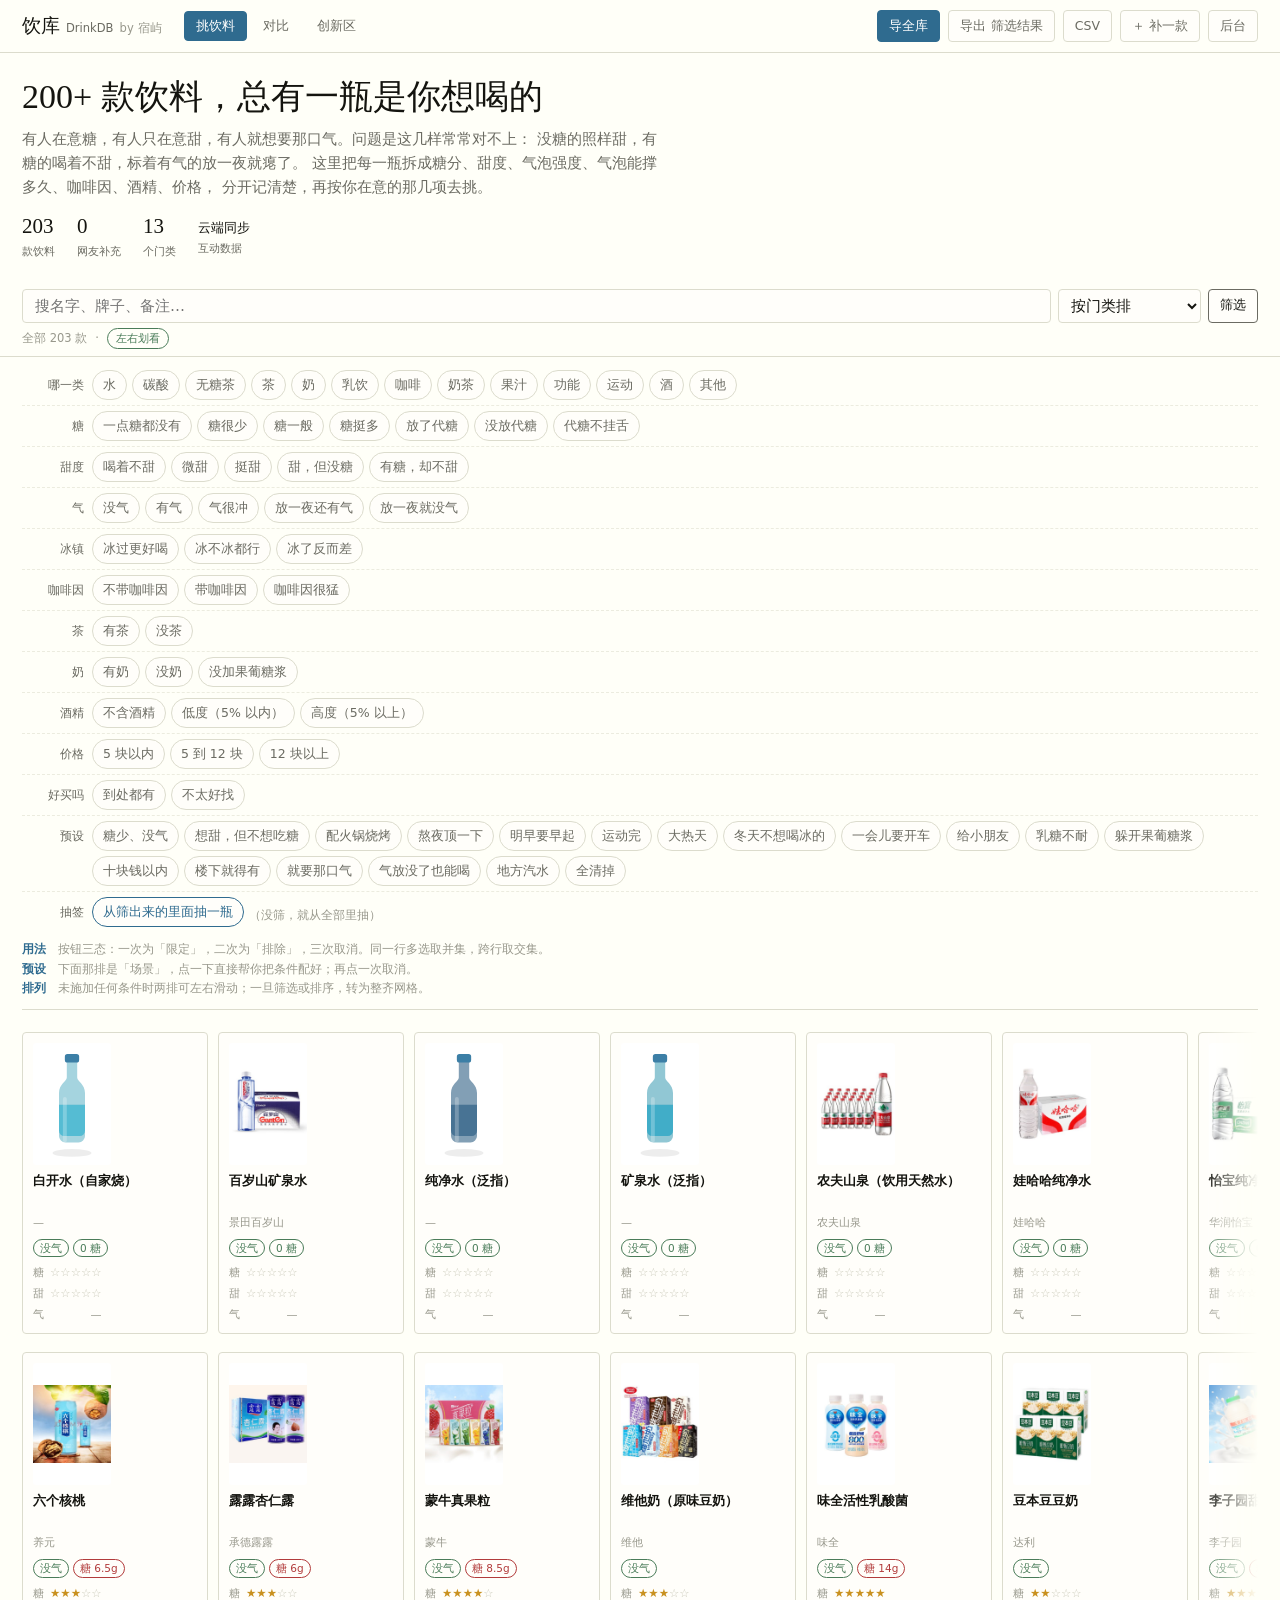
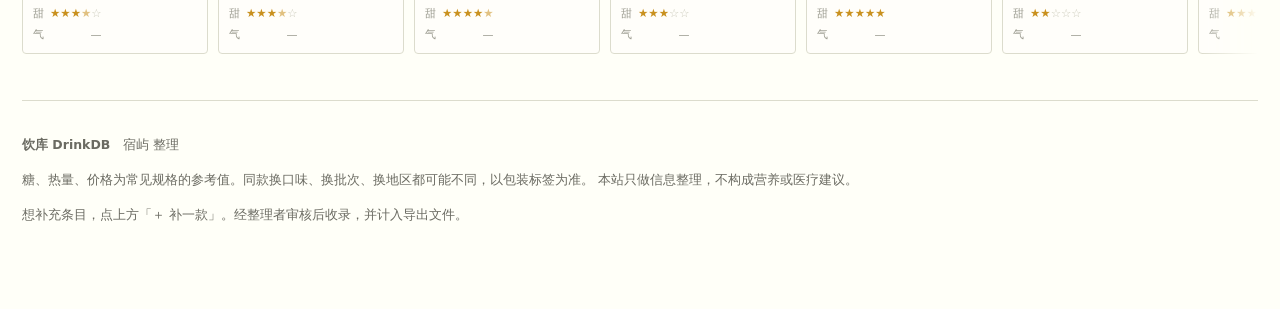
<file: index.html>
<!DOCTYPE html>
<html lang="zh-CN">
<head>
<meta charset="utf-8">
<meta name="viewport" content="width=device-width, initial-scale=1, viewport-fit=cover">
<meta name="theme-color" content="#fffff8">
<title>饮库 DrinkDB · 200+ 款饮料，总有一瓶是你想喝的</title>
<meta name="description" content="200 多款饮料，逐瓶记下含糖量、甜度、气泡强度、气泡能撑多久、咖啡因、酒精和价格。可以按场景预设挑、可以横向对比、也能整库导成 Excel。">
<link rel="stylesheet" href="css/style.css">
</head>
<body>

<div class="topbar"><div class="wrap">
  <div class="logo">饮库<em>DrinkDB</em><em class="sig">by 宿屿</em></div>
  <nav class="viewtabs" role="tablist" aria-label="切换视图">
    <button class="vt" type="button" data-view="browse" role="tab" aria-selected="true">挑饮料</button>
    <button class="vt" type="button" data-view="compare" role="tab" aria-selected="false">对比</button>
    <button class="vt" type="button" data-view="lab" role="tab" aria-selected="false">创新区</button>
  </nav>
  <div class="spacer"></div>
  <button class="tb fill" type="button" id="expAll">导全库</button>
  <button class="tb" type="button" id="expXls">导出<span class="only-wide">筛选结果</span></button>
  <button class="tb" type="button" id="expCsv">CSV</button>
  <button class="tb" type="button" id="openSubmit">＋ 补一款</button>
  <a class="tb" href="admin.html">后台</a>
</div></div>

<div class="wrap">

  <div class="hero">
    <h1>200+ 款饮料，总有一瓶是你想喝的</h1>
    <p>有人在意糖，有人只在意甜，有人就想要那口气。问题是这几样常常对不上：
       没糖的照样甜，有糖的喝着不甜，标着有气的放一夜就瘪了。
       这里把每一瓶拆成糖分、甜度、气泡强度、气泡能撑多久、咖啡因、酒精、价格，
       分开记清楚，再按你在意的那几项去挑。</p>

    <div class="tally">
      <div><b id="statAll">—</b><span>款饮料</span></div>
      <div><b id="statApproved">—</b><span>网友补充</span></div>
      <div><b id="statCats">—</b><span>个门类</span></div>
      <div><b id="statMode" style="font-size:13px;padding-top:6px">—</b><span>互动数据</span></div>
    </div>
    <p id="lsWarn" style="display:none;color:var(--warn);font-size:12.5px;margin-top:8px">
      这个浏览器把本地存储关了，网友补的条目只能暂存在内存里，刷新就没了。导出不受影响。
    </p>
  </div>
</div>

<!-- ==================================================================
     视图一：挑饮料
     ================================================================== -->
<div id="view-browse">

  <div class="toolbar"><div class="wrap">
    <div class="row">
      <input class="search" type="search" id="search" placeholder="搜名字、牌子、备注…" aria-label="搜索">
      <select class="sortsel" id="sort" aria-label="排序"></select>
      <button class="tgl" type="button" id="filterToggle" aria-expanded="false" aria-controls="filterPanel">
        筛选 <b id="fnum" data-n="0">0</b>
      </button>
      <button class="tb" type="button" id="clearBtn" style="display:none">清空</button>
    </div>
    <div class="tallyline">
      <span id="count">—</span>
      <span>·</span>
      <span id="modeTag">左右划看</span>
    </div>
    <div class="summary" id="summary"></div>
  </div></div>

  <div class="wrap">
    <div class="filters" id="filterPanel">
      <div id="filterRows"></div>
      <p class="fhint">
        <b>用法</b>　按钮三态：一次为「限定」，二次为「排除」，三次取消。同一行多选取并集，跨行取交集。<br>
        <b>预设</b>　下面那排是「场景」，点一下直接帮你把条件配好；再点一次取消。<br>
        <b>排列</b>　未施加任何条件时两排可左右滑动；一旦筛选或排序，转为整齐网格。
      </p>
    </div>

    <!-- 抽签结果 -->
    <div class="drawbox" id="drawBox" style="display:none"></div>

    <div class="flow" id="flowZone">
      <div class="flowrow" id="flowA"></div>
      <div class="flowrow" id="flowB"></div>
    </div>

    <div class="grid" id="gridZone" style="display:none"></div>

    <footer>
      <p><b>饮库 DrinkDB</b>　<span id="footAuthor"></span></p>
      <p>糖、热量、价格为常见规格的参考值。同款换口味、换批次、换地区都可能不同，以包装标签为准。
         本站只做信息整理，不构成营养或医疗建议。</p>
      <p>想补充条目，点上方「＋ 补一款」。经整理者审核后收录，并计入导出文件。</p>
    </footer>
  </div>
</div>

<!-- ==================================================================
     视图二：对比
     ================================================================== -->
<div id="view-compare" style="display:none">
  <div class="wrap">
    <section class="lab">
      <h2>饮料对比</h2>
      <p class="lead">挑 2 到 3 款，一行一个属性横着比。带底色的格子是这一行里更接近「糖少、没气」的那个。</p>

      <div class="cmp-bar">
        <input class="search" type="search" id="cmpSearch" placeholder="搜一款加进对比…" aria-label="搜索要对比的饮料">
        <div class="cmp-picked" id="cmpPicked"></div>
        <button class="tb" type="button" id="cmpClear">清空</button>
      </div>
      <div class="cmp-hits" id="cmpHits"></div>

      <div class="cmp-host" id="cmpHost"></div>
    </section>
    <footer>
      <p><b>饮库 DrinkDB</b>　<span id="footAuthor2"></span></p>
      <p>对比里的数值同样来自内置底库与网友补充，参考值为常见规格。</p>
    </footer>
  </div>
</div>

<!-- ==================================================================
     视图三：创新区
     ================================================================== -->
<div id="view-lab" style="display:none">
  <div class="wrap">

    <section class="lab">
      <h2>今晚喝什么</h2>
      <p class="lead">不挑了，交给运气。摇出来的结果会跟着你在「挑饮料」里设的筛选条件走。</p>
      <div id="labSlot"></div>
    </section>

    <section class="lab">
      <h2>中国汽水地图</h2>
      <p class="lead">每个地方都有自己的那瓶汽水。这里按产地归拢，点一款直接看它什么脾气。</p>
      <div id="labMap"></div>
    </section>

    <section class="lab">
      <h2>一瓶几块方糖</h2>
      <p class="lead">「含糖 10.6g/100ml」没什么感觉，「一瓶 12 块方糖」才有。</p>
      <div id="labCubes"></div>
    </section>

    <section class="lab">
      <h2>说点什么</h2>
      <div id="labSuggest"></div>
    </section>

    <footer>
      <p><b>饮库 DrinkDB</b>　<span id="footAuthor3"></span></p>
    </footer>
  </div>
</div>

<!-- ================= 详情 ================= -->
<div class="modal" id="detail" role="dialog" aria-modal="true" aria-label="饮料详情">
  <div class="sheet">
    <div class="sheetbar">
      <h2 id="detailTitle">详情</h2>
      <button class="tb" type="button" data-close>关闭</button>
    </div>
    <div id="detailBody"></div>
  </div>
</div>

<!-- ================= 提交 ================= -->
<div class="modal" id="submit" role="dialog" aria-modal="true" aria-label="补一款饮料">
  <div class="sheet">
    <div class="sheetbar">
      <h2>补一款饮料</h2>
      <button class="tb" type="button" data-close>关闭</button>
    </div>
    <form id="submitForm">
      <div id="submitBody"></div>
      <div style="display:flex;gap:9px;margin-top:16px">
        <button class="tb fill" type="submit" style="height:38px;padding:0 16px">交给我审</button>
        <button class="tb" type="button" data-close style="height:38px;padding:0 16px">算了</button>
      </div>
    </form>
  </div>
</div>

<div class="toast" id="toast" role="status" aria-live="polite"></div>

<script src="js/config.js"></script>
<script src="js/data/_schema.js"></script>
<script src="js/data/01-water-soda.js"></script>
<script src="js/data/02-tea.js"></script>
<script src="js/data/03-milk-coffee.js"></script>
<script src="js/data/04-juice-sport.js"></script>
<script src="js/data/05-alcohol-other.js"></script>
<script src="img/manifest.js"></script>
<script src="js/art.js"></script>
<script src="js/sha256.js"></script>
<script src="js/store.js"></script>
<script src="js/user.js"></script>
<script src="js/presets.js"></script>
<script src="js/export.js"></script>
<script src="js/compare.js"></script>
<script src="js/lab.js"></script>
<script src="js/app.js"></script>
</body>
</html>
</file>
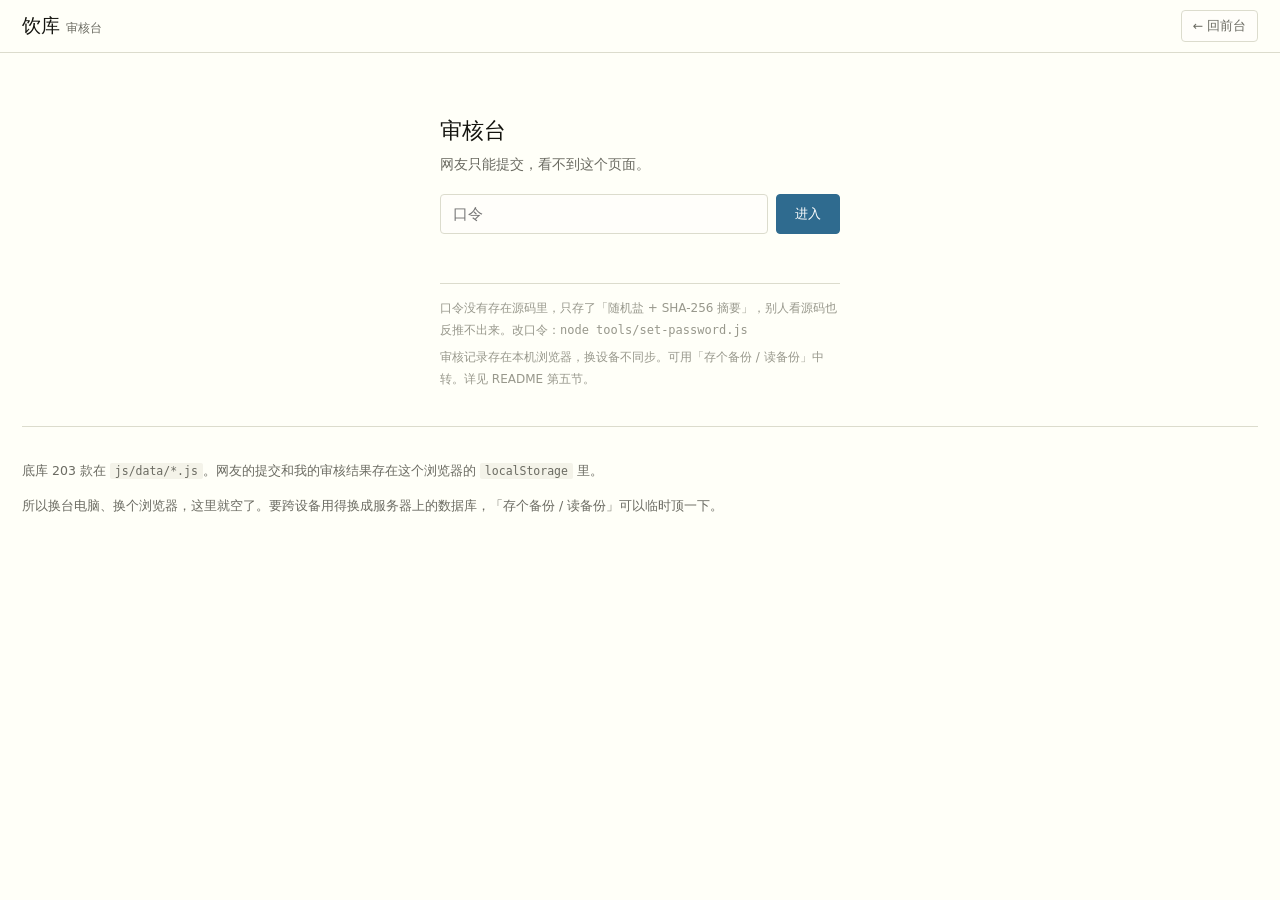
<file: admin.html>
<!DOCTYPE html>
<html lang="zh-CN">
<head>
<meta charset="utf-8">
<meta name="viewport" content="width=device-width, initial-scale=1, viewport-fit=cover">
<meta name="theme-color" content="#fffff8">
<title>饮库 · 审核台</title>
<meta name="robots" content="noindex,nofollow">
<link rel="stylesheet" href="css/style.css">
</head>
<body>

<div class="topbar"><div class="wrap">
  <div class="logo">饮库<em>审核台</em></div>
  <div class="spacer"></div>
  <a class="tb" href="index.html">← 回前台</a>
  <button class="tb" type="button" id="logoutBtn" style="display:none">退出</button>
</div></div>

<div class="wrap">

  <!-- ================= 登录 ================= -->
  <div id="gate" style="max-width:400px;margin:60px auto 0">
    <h1 style="font-size:22px;margin-bottom:6px">审核台</h1>
    <p style="color:var(--muted);font-size:13.5px;margin-top:0">
      网友只能提交，看不到这个页面。
    </p>
    <form id="loginForm" style="display:flex;gap:8px;margin-top:18px">
      <input type="password" id="pass" placeholder="口令" autocomplete="current-password" aria-label="口令"
             style="flex:1;min-width:0;border:1px solid var(--rule);background:var(--panel);border-radius:4px;padding:0 12px;height:40px">
      <button class="tb fill" type="submit" id="loginBtn" style="height:40px;padding:0 18px">进入</button>
    </form>
    <p id="loginErr" style="color:var(--bad);font-size:13px;min-height:1.4em"></p>

    <div style="border-top:1px solid var(--rule);padding-top:14px;margin-top:18px;color:var(--faint);font-size:12px;line-height:1.8">
      <p style="margin:0 0 6px">口令没有存在源码里，只存了「随机盐 + SHA-256 摘要」，别人看源码也反推不出来。改口令：<code>node tools/set-password.js</code></p>
      <p style="margin:0">审核记录存在本机浏览器，换设备不同步。可用「存个备份 / 读备份」中转。详见 README 第五节。</p>
    </div>
  </div>

  <!-- ================= 主体 ================= -->
  <div id="panel" style="display:none">
    <div class="hero" style="padding-top:20px">
      <h1 style="font-size:24px">网友补的，都在这儿</h1>
      <p>点「通过」，它立刻出现在前台的库里，也会进导出的表。</p>
      <div class="tally">
        <div><b id="sPending">0</b><span>等我审</span></div>
        <div><b id="sApproved">0</b><span>我给过的</span></div>
        <div><b id="sRejected">0</b><span>我退掉的</span></div>
        <div><b id="sSeed">0</b><span>我整理的底库</span></div>
        <div><b id="sTotal">0</b><span>前台现在共</span></div>
      </div>
      <div style="display:flex;gap:8px;flex-wrap:wrap;margin-top:16px">
        <button class="tb fill" type="button" id="exportDbBtn">导全库 Excel</button>
        <button class="tb" type="button" id="backupBtn">存个备份</button>
        <label class="tb" style="cursor:pointer">读备份<input type="file" id="restoreFile" accept=".json" hidden></label>
        <button class="tb" type="button" id="wipeBtn">清掉网友数据</button>
      </div>
    </div>

    <h2 style="font-size:17px;margin:26px 0 11px">网友补充的饮料</h2>
    <div class="queue" id="queue"></div>

    <h2 style="font-size:17px;margin:34px 0 11px">评论与建议</h2>
    <p class="fhint" style="margin-bottom:10px">网友在详情页发的评论、在创新区提的建议都在这儿。
      当前模式：<b id="modeLine">—</b></p>
    <div class="queue" id="userQueue"></div>

    <!-- 编辑器 -->
    <div id="editor" style="display:none;margin-top:26px;border:1px solid var(--accent);border-radius:4px;padding:16px">
      <h2 style="font-size:16px;margin-bottom:12px">改一改再放行</h2>
      <form id="editorForm">
        <div class="fgrid">
          <div class="field req"><label>叫什么</label><input id="e_n" required></div>
          <div class="field"><label>牌子</label><input id="e_b"></div>
          <div class="field"><label>提交人</label><input id="e_by"></div>
          <div class="field"><label>归哪一类</label><select id="e_c"></select></div>
          <div class="field"><label>每 100ml 多少克糖</label><input id="e_sg" type="number" step="0.1" min="0"></div>
          <div class="field"><label>糖分几星（0–5）</label><input id="e_s" type="number" step="0.5" min="0" max="5"></div>
          <div class="field"><label>喝着多甜（0–5）</label><input id="e_sw" type="number" step="0.5" min="0" max="5"></div>
          <div class="field"><label>代糖</label><input id="e_sub"></div>
          <div class="field"><label>代糖后味（0–5）</label><input id="e_at" type="number" step="0.5" min="0" max="5"></div>
          <div class="field"><label>热量 kcal/100ml</label><input id="e_kc" type="number" step="0.1" min="0"></div>
          <div class="field"><label>气泡强度（0–5）</label><input id="e_cb" type="number" step="1" min="0" max="5"></div>
          <div class="field"><label>放一夜还剩气（0–5）</label><input id="e_fd" type="number" step="1" min="0" max="5"></div>
          <div class="field"><label>冰过以后</label><select id="e_ice">
            <option value="better">更好喝</option><option value="same">冰不冰都行</option><option value="worse">反而差</option>
          </select></div>
          <div class="field"><label>酒精 %vol</label><input id="e_abv" type="number" step="0.1" min="0"></div>
          <div class="field"><label>咖啡因 mg/100ml</label><input id="e_cf" type="number" step="0.1" min="0"></div>
          <div class="field"><label>容量 ml</label><input id="e_ml" type="number" step="1" min="0"></div>
          <div class="field"><label>包装</label><input id="e_pk"></div>
          <div class="field"><label>价格</label><input id="e_p" type="number" step="0.1" min="0"></div>
          <div class="field"><label>好不好买（0–5）</label><input id="e_pop" type="number" step="0.5" min="0" max="5"></div>
          <div class="field"><label>酸不酸（0–5）</label><input id="e_ph" type="number" step="0.5" min="0" max="5"></div>
          <div class="field"><label>图片网址</label><input id="e_img"></div>
        </div>
        <div class="fgrid" style="margin-top:12px">
          <label class="field" style="flex-direction:row;align-items:center;gap:8px"><input type="checkbox" id="e_tea"> 有茶</label>
          <label class="field" style="flex-direction:row;align-items:center;gap:8px"><input type="checkbox" id="e_dairy"> 有奶</label>
          <label class="field" style="flex-direction:row;align-items:center;gap:8px"><input type="checkbox" id="e_hfcs"> 加了果葡糖浆</label>
        </div>
        <div class="field" style="margin-top:12px"><label>备注</label><textarea id="e_note" rows="3"></textarea></div>
        <div style="display:flex;gap:9px;margin-top:15px">
          <button class="tb fill" type="submit" style="height:38px;padding:0 16px">就按这个放行</button>
          <button class="tb" type="button" id="editorCancel" style="height:38px;padding:0 16px">不改了</button>
        </div>
      </form>
    </div>

    <h2 style="font-size:17px;margin:30px 0 11px">我已经放行的</h2>
    <div class="queue" id="approved"></div>

    <h2 style="font-size:17px;margin:30px 0 11px">我退掉的</h2>
    <div class="queue" id="rejected"></div>
  </div>

  <footer>
    <p>底库 203 款在 <code>js/data/*.js</code>。网友的提交和我的审核结果存在这个浏览器的 <code>localStorage</code> 里。</p>
    <p>所以换台电脑、换个浏览器，这里就空了。要跨设备用得换成服务器上的数据库，「存个备份 / 读备份」可以临时顶一下。</p>
  </footer>
</div>

<div class="toast" id="toast" role="status" aria-live="polite"></div>

<script src="js/config.js"></script>
<script src="js/sha256.js"></script>
<script src="js/data/_schema.js"></script>
<script src="js/data/01-water-soda.js"></script>
<script src="js/data/02-tea.js"></script>
<script src="js/data/03-milk-coffee.js"></script>
<script src="js/data/04-juice-sport.js"></script>
<script src="js/data/05-alcohol-other.js"></script>
<script src="img/manifest.js"></script>
<script src="js/art.js"></script>
<script src="js/store.js"></script>
<script src="js/user.js"></script>
<script src="js/export.js"></script>
<script src="js/admin.js"></script>
</body>
</html>
</file>
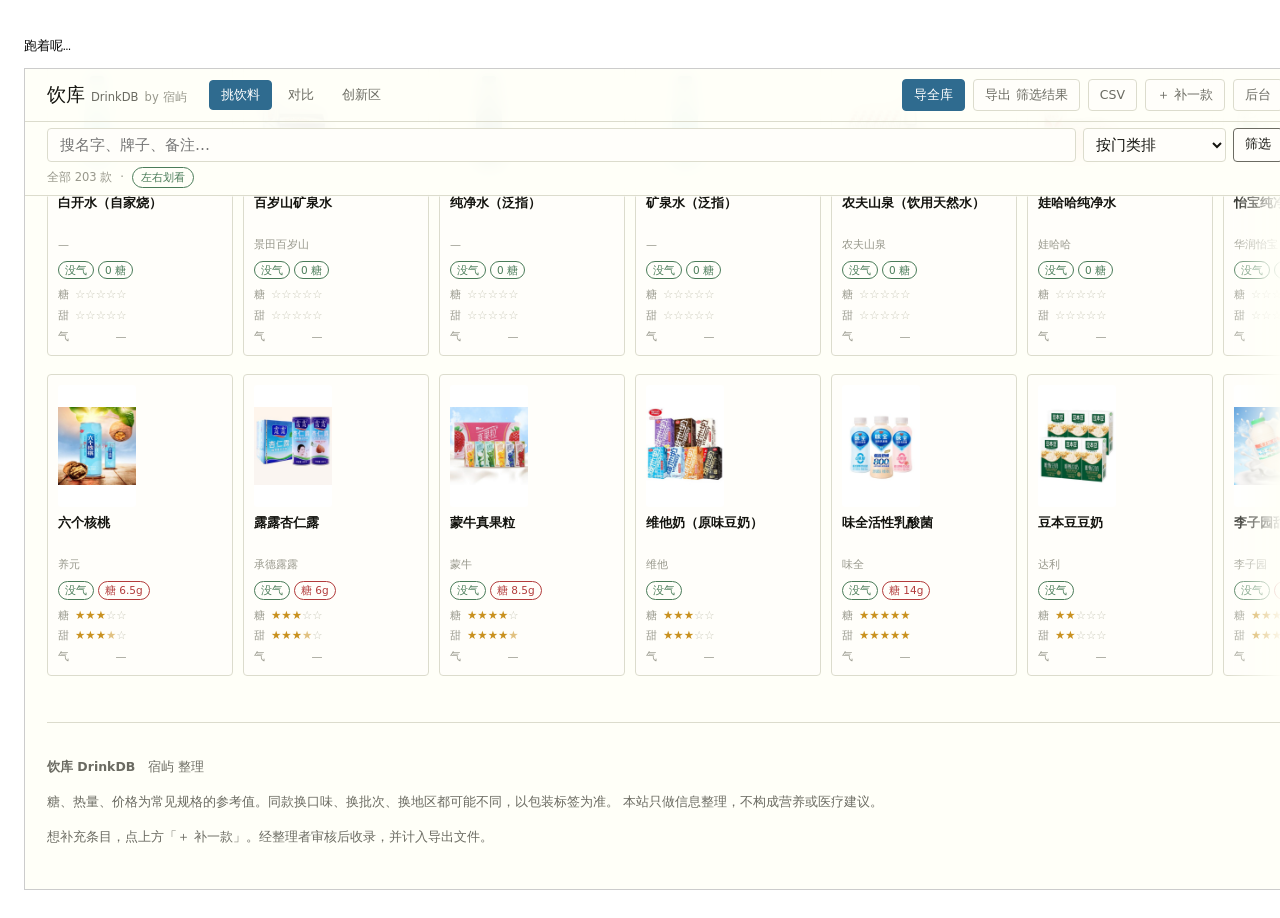
<file: selftest-features.html>
<!DOCTYPE html>
<html lang="zh-CN"><head><meta charset="utf-8"><title>新功能自测</title></head>
<body style="font-family:system-ui;padding:16px">
<pre id="out">跑着呢…</pre>
<iframe id="f" src="index.html" style="width:1280px;height:820px;border:1px solid #ccc"></iframe>
<script>
var log = [], pass = 0, fail = 0;
function ok(n, c, e) { c ? pass++ : fail++; log.push((c ? '✓ ' : '✗ ') + n + (e !== undefined ? '   → ' + e : '')); }
function wait(ms) { return new Promise(r => setTimeout(r, ms)); }
function txt(d, id) { var e = d.getElementById(id); return e ? e.textContent.trim() : ''; }
function count(d) { var m = txt(d, 'count').match(/(\d+)/); return m ? +m[1] : null; }

document.getElementById('f').addEventListener('load', async function () {
  var w = this.contentWindow, d = this.contentDocument;
  try {
    /* ---- A. 预设 ---- */
    var presets = d.querySelectorAll('.chip[data-preset]');
    ok('预设按钮有 ' + presets.length + ' 个（原来叫「偷懒」）', presets.length >= 12, presets.length + ' 个');
    ok('预设那一行的标题是「预设」',
       [].some.call(d.querySelectorAll('.frow .fk'), e => e.textContent.trim() === '预设'));

    var p0 = count(d);
    var hotpot = d.querySelector('.chip[data-preset="hotpot"]');
    hotpot.click();
    await wait(150);
    var p1 = count(d);
    ok('点预设后自动筛出结果', p1 > 0 && p1 < p0, p0 + ' → ' + p1);
    ok('预设按钮点亮了', hotpot.getAttribute('data-st') === '1');
    ok('摘要条显示预设', /预设：配火锅/.test(txt(d, 'summary')), txt(d, 'summary'));
    ok('预设也算进「筛选 N」', txt(d, 'fnum') === '1', txt(d, 'fnum'));

    hotpot.click();
    await wait(150);
    ok('再点一次取消预设', count(d) === p0 && hotpot.getAttribute('data-st') === '0', count(d) + '');

    /* ---- B. 随机抽签 ---- */
    ok('有抽签按钮', !!d.getElementById('drawBtn'));
    d.getElementById('drawBtn').click();
    await wait(300);
    ok('抽签时显示滚动条', /正在抽/.test(txt(d, 'drawBox')) || !!d.getElementById('drawName'));
    await wait(2600);
    var drawn = d.querySelector('.card.drawn');
    ok('抽完在列表里高亮了一款', !!drawn, drawn ? drawn.dataset.id : '(没有)');
    ok('抽签结果卡片出现', /抽到了/.test(txt(d, 'drawBox')), txt(d, 'drawBox').slice(0, 30));
    ok('结果显示的是真名字', txt(d, 'drawBox').length > 20);

    // 在筛选后抽，应该只从筛出来的里面抽
    d.querySelector('.chip[data-preset="driving"]').click();
    await wait(200);
    var pool = count(d);
    d.getElementById('drawBtn').click();
    await wait(2800);
    var d2 = d.querySelector('.card.drawn');
    ok('筛选后抽签仍然有结果（候选 ' + pool + '）', !!d2, d2 ? d2.dataset.id : '(没有)');
    d.getElementById('qClear').click();
    await wait(200);

    /* ---- C. 点赞 + 评论 ---- */
    var firstCard = d.querySelector('#gridZone .card') || d.querySelector('.card');
    var id = firstCard.dataset.id;
    firstCard.click();
    await wait(200);
    ok('详情打开了', d.getElementById('detail').classList.contains('on'));
    var likeBtn = d.querySelector('[data-like]');
    ok('详情里有点赞按钮', !!likeBtn);
    ok('初始是未点赞', likeBtn && !likeBtn.classList.contains('on'));
    var n0 = parseInt(likeBtn.querySelector('[data-like-n]').textContent, 10);
    likeBtn.click();
    await wait(120);
    ok('点了变红心', likeBtn.classList.contains('on'));
    ok('赞数 +1', parseInt(likeBtn.querySelector('[data-like-n]').textContent, 10) === n0 + 1);
    likeBtn.click();
    await wait(120);
    ok('再点取消', !likeBtn.classList.contains('on') &&
       parseInt(likeBtn.querySelector('[data-like-n]').textContent, 10) === n0);

    var ta = d.querySelector('[data-cmt-body]');
    var by = d.querySelector('[data-cmt-by]');
    ok('详情里有评论框', !!ta && !!by);
    ta.value = '自测用评论：喝完了，还行。';
    by.value = '自测脚本';
    d.querySelector('[data-cmt-send]').click();
    await wait(400);
    var cmts = w.DrinkUser.visibleComments(id);
    ok('评论发出去了（本地模式可见）', cmts.length >= 1, cmts.length + ' 条');
    ok('评论内容正确', cmts.some(c => /自测用评论/.test(c.body)));
    ok('详情里列出了评论', /自测用评论/.test(d.getElementById('detailBody').textContent));
    d.querySelector('[data-close]').click();
    await wait(120);

    /* ---- D. 加入对比 ---- */
    d.querySelector('.card').click();
    await wait(150);
    var ac = d.querySelector('[data-addcmp]');
    ok('详情里有「加入对比」', !!ac);
    ac.click();
    await wait(120);
    ok('加进去了按钮变文案', ac.textContent.indexOf('已在对比') >= 0, ac.textContent);
    d.querySelector('[data-close]').click();
    await wait(120);

    /* ---- E. 视图切换 ---- */
    var tabs = d.querySelectorAll('.vt');
    ok('有三个视图按钮', tabs.length === 3, tabs.length + '');
    d.querySelector('.vt[data-view="compare"]').click();
    await wait(250);
    ok('切到对比视图', d.getElementById('view-compare').style.display !== 'none' &&
                      d.getElementById('view-browse').style.display === 'none');
    ok('对比表渲染出来了', !!d.querySelector('.cmp-table') || !!d.querySelector('.cmp-empty'));
    ok('对比里有刚才加的那款', d.querySelector('.cmp-table') !== null, '表格存在');

    d.querySelector('.vt[data-view="lab"]').click();
    await wait(400);
    ok('切到创新区', d.getElementById('view-lab').style.display !== 'none');
    ok('抽签机在', !!d.querySelector('#labSlot .slot-name'));
    ok('汽水地图在', d.querySelectorAll('.mapregion').length >= 4, d.querySelectorAll('.mapregion').length + ' 个地区');
    ok('地图里有地方汽水', d.querySelectorAll('.mapchip').length > 5, d.querySelectorAll('.mapchip').length + ' 款');
    ok('方糖清单在', d.querySelectorAll('.cuberow').length >= 8, d.querySelectorAll('.cuberow').length + ' 行');
    ok('方糖格子画出来了', d.querySelectorAll('.cube').length > 20, d.querySelectorAll('.cube').length + ' 块');
    ok('提建议表单在', !!d.getElementById('sgBody') && !!d.getElementById('sgSend'));

    // 摇一瓶
    d.getElementById('slotGo').click();
    await wait(2600);
    ok('抽签机摇出了结果', txt(d, 'slotName').length > 2 && txt(d, 'slotName') !== '准备好就摇', txt(d, 'slotName'));

    // 提建议
    d.getElementById('sgBody').value = '自测用建议：希望加个「按热量排序」。';
    d.getElementById('sgBy').value = '自测脚本';
    d.getElementById('sgSend').click();
    await wait(400);
    ok('建议提交成功', w.DrinkUser.suggestions().length >= 1);
    ok('建议列表里有它', /自测用建议/.test(d.getElementById('labSuggest').textContent));

    // 点地图里的一款 → 应该打开详情
    d.querySelector('.mapchip').click();
    await wait(250);
    ok('点地图能打开详情', d.getElementById('detail').classList.contains('on'));
    d.querySelector('[data-close]').click();

    /* ---- F. 清理 ---- */
    w.DrinkUser.clearLocal();
    w.DrinkCompare.clear();
    w.Store.restore({ pending: [], approved: [], rejected: [] });

  } catch (e) {
    fail++; log.push('✗ 抛异常：' + e.message + '\n   ' + (e.stack || '').split('\n')[1]);
  }
  document.getElementById('out').textContent = 'FEATURETEST 通过 ' + pass + ' / 失败 ' + fail + '\n\n' + log.join('\n');
});
</script>
</body></html>
</file>
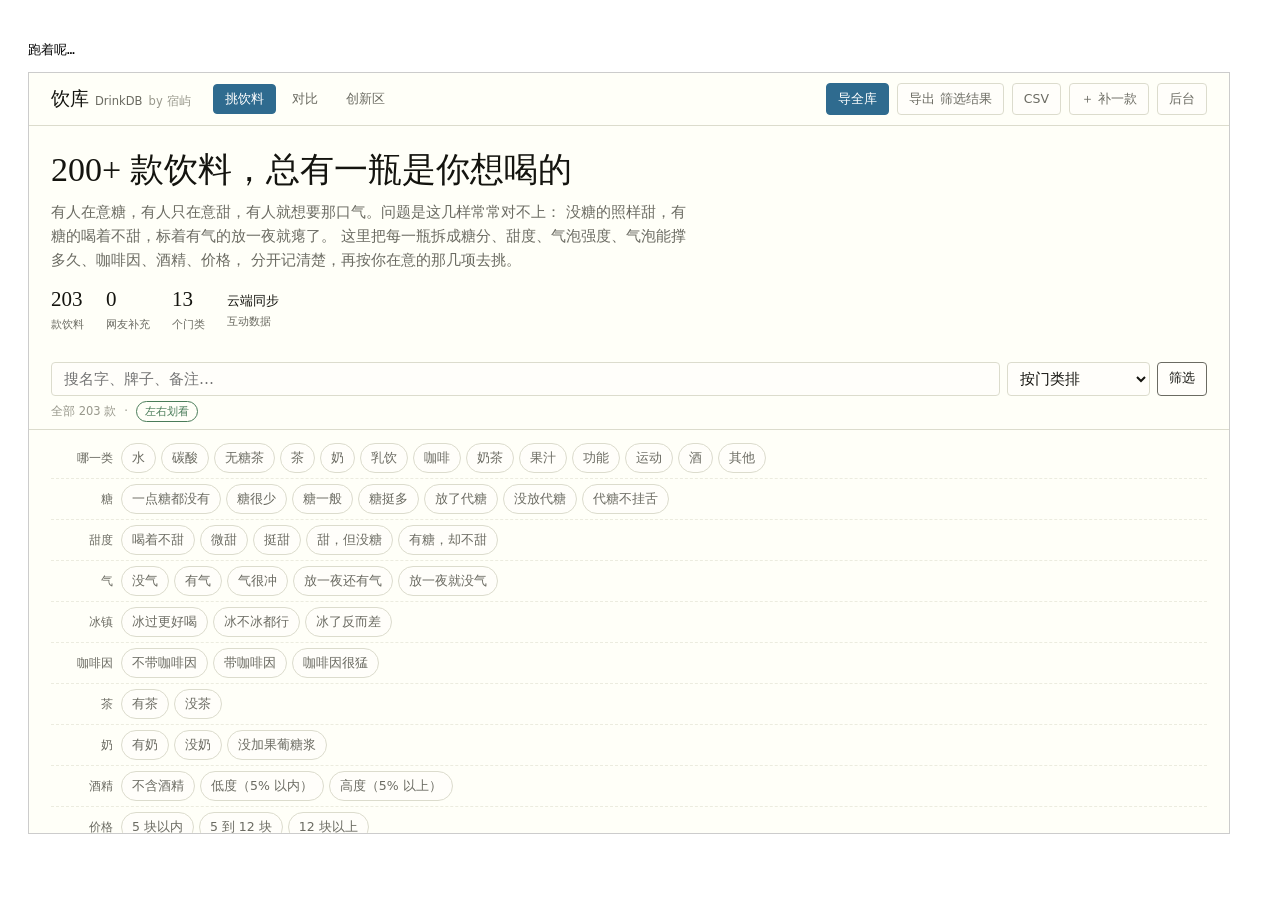
<file: selftest.html>
<!DOCTYPE html>
<html lang="zh-CN"><head><meta charset="utf-8"><title>饮库自测</title></head>
<body style="font-family:system-ui;padding:20px">
<pre id="out">跑着呢…</pre>
<iframe id="f" src="index.html" style="width:1200px;height:760px;border:1px solid #ccc"></iframe>
<iframe id="fa" src="admin.html" style="display:none"></iframe>
<script>
var log = [], pass = 0, fail = 0;
function ok(name, cond, extra) {
  cond ? pass++ : fail++;
  log.push((cond ? '✓ ' : '✗ ') + name + (extra !== undefined ? '   → ' + extra : ''));
}
function txt(d, id) { var e = d.getElementById(id); return e ? e.textContent.trim() : '(无 #' + id + ')'; }
function cnt(s) { var m = String(s).match(/(\d+)/); return m ? (+m[1]) : null; }
function wait(ms) { return new Promise(function (r) { setTimeout(r, ms); }); }

document.getElementById('f').addEventListener('load', async function () {
  var w = this.contentWindow, d = this.contentDocument;
  try {
    /* ============ A. 默认状态 ============ */
    ok('默认显示全部 203 款', txt(d, 'count').indexOf('203') >= 0, txt(d, 'count'));
    ok('默认是两排模式', d.getElementById('flowZone').style.display !== 'none' &&
                        d.getElementById('gridZone').style.display === 'none');
    ok('两排都有卡片', d.querySelectorAll('#flowA .card').length > 0 && d.querySelectorAll('#flowB .card').length > 0,
       'A=' + d.querySelectorAll('#flowA .card').length + ' B=' + d.querySelectorAll('#flowB .card').length);

    /* ============ B. 两排是「手动横滑」，不再自动平移 ============ */
    await wait(300);
    var rowA = d.getElementById('flowA'), rowB = d.getElementById('flowB');
    ok('两排内容都比容器宽（可横向滚动）',
       rowA.scrollWidth > rowA.clientWidth + 100 && rowB.scrollWidth > rowB.clientWidth + 100,
       'A ' + rowA.scrollWidth + '>' + rowA.clientWidth + '  B ' + rowB.scrollWidth + '>' + rowB.clientWidth);
    ok('两排都不带 transform（没有自动平移）',
       w.getComputedStyle(d.querySelector('#flowA .flowtrack')).transform === 'none',
       w.getComputedStyle(d.querySelector('#flowA .flowtrack')).transform);
    ok('没有 CSS 动画', w.getComputedStyle(d.querySelector('#flowA .flowtrack')).animationName === 'none');

    var s0 = w.__drinkdb.scrollOf();
    ok('初始滚动位置都在 0', s0[0] === 0 && s0[1] === 0, JSON.stringify(s0));
    rowA.scrollLeft = 300;
    await wait(400);
    var pA = rowA.scrollLeft;
    ok('上排能手动滑动', pA > 100, 'scrollLeft=' + pA);
    await wait(700);
    ok('滑完停在原地，不会自己跑', rowA.scrollLeft === pA, pA + ' → ' + rowA.scrollLeft);

    rowB.scrollLeft = 220;
    await wait(400);
    var pB = rowB.scrollLeft;
    ok('下排能独立滑动', pB > 100 && pB !== pA, 'A=' + rowA.scrollLeft + ' B=' + pB);
    await wait(700);
    ok('下排也停住不动', rowB.scrollLeft === pB && rowA.scrollLeft === pA,
       'A=' + rowA.scrollLeft + ' B=' + rowB.scrollLeft);

    /* ============ C. 重新渲染后滚动位置不丢 ============ */
    d.getElementById('filterToggle').click();          // 打开筛选面板
    d.querySelector('.chip[data-k="cf"][data-i="0"]').click();   // 加一个条件 → 变网格
    d.getElementById('qClear').click();                // 清掉 → 回到两排
    await wait(300);
    var s1 = w.__drinkdb.scrollOf();
    ok('切回两排后滚动位置还在', s1[0] === pA && s1[1] === pB,
       JSON.stringify(s1) + '，应为 [' + pA + ',' + pB + ']');
    rowA.scrollLeft = 0; rowB.scrollLeft = 0;

    /* ============ D. 三态筛选 ============ */
    var panel = d.getElementById('filterPanel');
    if (!panel.classList.contains('open')) d.getElementById('filterToggle').click();
    d.getElementById('qClear').click();

    var cOK = d.querySelector('.chip[data-k="carb"][data-i="0"]');   // 没气
    cOK.click();
    ok('点一下 = 要', cOK.getAttribute('data-st') === '1', 'data-st=' + cOK.getAttribute('data-st'));
    ok('要了之后切成网格', d.getElementById('gridZone').style.display !== 'none');
    var want = cnt(txt(d, 'count'));
    ok('“没气”筛出来是对的', want > 0 && want < 203, txt(d, 'count'));

    cOK.click();
    ok('点两下 = 不要', cOK.getAttribute('data-st') === '2', 'data-st=' + cOK.getAttribute('data-st'));
    var no = cnt(txt(d, 'count'));
    ok('“不要没气”正好是剩下那些', no > 0 && want + no === 203, want + ' + ' + no + ' = ' + (want + no));

    cOK.click();
    ok('点三下 = 取消', cOK.getAttribute('data-st') === '0', 'data-st=' + cOK.getAttribute('data-st'));
    ok('取消后回到全部', cnt(txt(d, 'count')) === 203, txt(d, 'count'));

    // 要 + 不要 混着用
    d.querySelector('.chip[data-k="carb"][data-i="1"]').click();   // 要：有气
    cOK.click(); cOK.click();                                      // 不要：没气
    var mixed = cnt(txt(d, 'count'));
    var expect = w.Store.all().filter(function (b) { return b.cb > 0; }).length;
    ok('“要有气”+“不要没气”结果自洽', mixed === expect, mixed + ' / 应为 ' + expect);
    d.getElementById('qClear').click();

    /* ============ E. 跨行 = 且 ============ */
    d.querySelector('.chip[data-k="carb"][data-i="0"]').click();
    var s1 = cnt(txt(d, 'count'));
    d.querySelector('.chip[data-k="sugar"][data-i="0"]').click();
    var s2 = cnt(txt(d, 'count'));
    ok('再加一行条件只会更少', s2 < s1 && s2 > 0, s1 + ' → ' + s2);

    // 同一行多选 = 或
    var s3before = s2;
    d.querySelector('.chip[data-k="sugar"][data-i="3"]').click();  // 糖挺多（与“一点糖都没有”互斥）
    var s3 = cnt(txt(d, 'count'));
    ok('同行多选是「或」', s3 > s3before, s3before + ' → ' + s3);
    d.getElementById('qClear').click();

    /* ============ F. 摘要 ============ */
    d.querySelector('.chip[data-k="tea"][data-i="0"]').click();
    ok('摘要里出现已选条件', d.querySelectorAll('#summary .sm').length === 1,
       d.querySelectorAll('#summary .sm').length + ' 个');
    d.querySelector('#summary .sm').click();
    ok('点摘要能去掉它', d.querySelectorAll('#summary .sm').length === 0);
    d.getElementById('qClear').click();

    /* ============ G. 预设 ============ */
    d.querySelector('.chip[data-preset="clean"]').click();
    var q1 = cnt(txt(d, 'count'));
    ok('预设「糖少、没气」', q1 > 0 && q1 < 100, txt(d, 'count'));
    ok('应用预设后不是两排', d.getElementById('flowZone').style.display === 'none');
    d.getElementById('qClear').click();
    ok('清空后回到两排', d.getElementById('flowZone').style.display !== 'none');

    /* ============ H. 搜索 / 排序 ============ */
    var sb = d.getElementById('search');
    sb.value = '可乐';
    sb.dispatchEvent(new w.Event('input', { bubbles: true }));
    var kw = cnt(txt(d, 'count'));
    ok('搜「可乐」', kw > 0 && kw < 40, txt(d, 'count'));
    d.getElementById('qClear').click();
    var so = d.getElementById('sort');
    ok('排序项够多', so.options.length >= 12, so.options.length + ' 项');
    so.value = 'sugar-desc';
    so.dispatchEvent(new w.Event('change', { bubbles: true }));
    var first = d.querySelector('#gridZone .card .nm');
    ok('糖分降序，第一张是糖最多的', first && /利口酒|养乐多|维他|星冰乐|安慕希|营养快线/.test(first.textContent),
       first ? first.textContent : '(空)');
    d.getElementById('qClear').click();

    /* ============ I. 详情 ============ */
    d.querySelector('#flowA .card[data-id="coke-classic"]').click();
    var modal = d.getElementById('detail');
    ok('点卡片能打开详情', modal.classList.contains('on'));
    var body = modal.textContent;
    ok('详情里有「开盖一夜」', /开盖一夜/.test(body));
    ok('详情里有「衰减幅度」', /衰减幅度/.test(body));
    ok('详情字段 ≥ 14 个', modal.querySelectorAll('dt').length >= 14, modal.querySelectorAll('dt').length + ' 个');
    modal.querySelector('[data-close]').click();
    ok('能关掉详情', !modal.classList.contains('on'));

    /* ============ J. 提交 → 放行 → 入库 ============ */
    var p0 = w.Store.stats().pending;
    w.Store.submit({ n: '自测用的柚子茶', b: '自测牌子', c: '无糖茶', sg: '0', s: '0', sw: '2', cb: '0', fd: '0', by: '脚本' });
    ok('提交进了待审队列', w.Store.stats().pending === p0 + 1, 'pending=' + w.Store.stats().pending);
    var before = w.Store.all().length;
    var rec = w.Store.pending().filter(function (x) { return x.n === '自测用的柚子茶'; })[0];
    w.Store.approve(rec.id);
    ok('放行后进库', w.Store.all().length === before + 1, before + ' → ' + w.Store.all().length);
    var added = w.Store.all().filter(function (x) { return x.n === '自测用的柚子茶'; })[0];
    ok('网友条目结构完整', added && added.c === '无糖茶' && added.hasCarb === false && !!added.brief, added ? added.brief : '(空)');
    ok('网友条目带来源标记', added && added.fromUser === true);
    w.Store.restore({ pending: [], approved: [], rejected: [] });

    /* ============ K. 导出 ============ */
    ok('导出模块在', !!(w.Exporter && w.Exporter.toExcel && w.Exporter.toCSV));
    ok('导出列数 ≥ 25', w.Exporter.columns.length >= 25, w.Exporter.columns.length + ' 列');

    /* ============ L. 自适应 ============ */
    ok('网格是自适应列宽（手机上不会横向溢出）',
       w.getComputedStyle(d.querySelector('.grid')).gridTemplateColumns.split(' ').length >= 2);

    /* ============ M. 审核台口令（只验证「错的进不去」，不验证正确口令）============
       正确口令是私密的，绝不会出现在这个文件里。
       想验证自己的口令能不能进，就在浏览器打开 admin.html 手动试一次。 */
    var fa = document.getElementById('fa');
    await new Promise(function (r) {
      // admin.html 早就并行加载好了，所以先看 readyState，别傻等 load 事件
      if (fa.contentWindow && fa.contentWindow.Store) return r();
      fa.addEventListener('load', r);
    });
    var aw = fa.contentWindow, ad = fa.contentDocument;

    ok('审核台载入了 sha256 模块', typeof aw.sha256Hex === 'function');
    ok('配置里没有明文口令字段',
       aw.DRINKDB_CONFIG.adminPasscode === undefined,
       'adminPasscode=' + aw.DRINKDB_CONFIG.adminPasscode);
    ok('配置里存的是盐 + 64 位摘要',
       typeof aw.DRINKDB_CONFIG.adminSalt === 'string' && aw.DRINKDB_CONFIG.adminSalt.length === 32
       && /^[0-9a-f]{64}$/.test(aw.DRINKDB_CONFIG.adminHash),
       'salt ' + aw.DRINKDB_CONFIG.adminSalt.length + ' 位，hash ' + aw.DRINKDB_CONFIG.adminHash.length + ' 位');
    ok('sha256 对已知输入正确',
       aw.sha256Hex('abc') === 'ba7816bf8f01cfea414140de5dae2223b00361a396177a9cb410ff61f20015ad');

    ok('空口令被拒', aw.Store.login('') === false);
    ok('瞎猜的口令被拒', aw.Store.login('123456') === false);
    ok('错口令被拒', aw.Store.login('definitely-not-the-password') === false);
    ok('失败次数在累计', aw.Store.failCount() >= 3, '已错 ' + aw.Store.failCount() + ' 次');
    ok('错口令不会给会话', aw.Store.isAdmin() === false);
    aw.Store.restore({ pending: [], approved: [], rejected: [] });

  } catch (e) {
    fail++; log.push('✗ 抛异常：' + e.message + '\n   ' + (e.stack || '').split('\n')[1]);
  }
  document.getElementById('out').textContent =
    'SELFTEST 通过 ' + pass + ' / 失败 ' + fail + '\n\n' + log.join('\n');
});
</script>
</body></html>
</file>
<file: css/style.css>
/* ============================================================
   饮库 DrinkDB —— 样式
   移动优先：先写给手机，再用 min-width 往上加。
   ============================================================ */
:root {
  --bg: #fffff8;
  --panel: #fffefa;
  --sunk: #f4f3e9;
  --text: #14140f;
  --muted: #6b6b62;
  --faint: #98988c;
  --rule: #dcdccd;
  --grid: #ececdf;
  --accent: #2f6b8f;
  --accent-soft: #e3eef4;
  --warn: #a1701f;
  --warn-soft: #f7efdb;
  --bad: #b23b3b;
  --bad-soft: #f9e6e4;
  --good: #4a7c59;
  --gold: #c9911f;
  --star-empty: #c9c9b9;
  --serif: "Palatino Linotype", Palatino, "Book Antiqua", Georgia, "Songti SC", "Source Han Serif SC", SimSun, serif;
  --sans: system-ui, -apple-system, "Segoe UI", "Microsoft YaHei", sans-serif;
  --mono: ui-monospace, Consolas, "Cascadia Mono", monospace;
  --r: 4px;
  --tap: 40px;
}
@media (prefers-color-scheme: dark) {
  :root {
    --bg: #141412; --panel: #1b1b18; --sunk: #23231f;
    --text: #e3e3da; --muted: #9c9c92; --faint: #78786f;
    --rule: #35352f; --grid: #292925;
    --accent: #82b5d8; --accent-soft: #1d2c36;
    --warn: #d8ae63; --warn-soft: #322a18;
    --bad: #e29a95; --bad-soft: #35201f;
    --good: #8fbf9f; --gold: #d9b356; --star-empty: #4d4d45;
  }
}
* { box-sizing: border-box; -webkit-tap-highlight-color: transparent; }
html, body { margin: 0; padding: 0; }
body {
  background: var(--bg); color: var(--text);
  font-family: var(--sans); font-size: 15px; line-height: 1.6;
  -webkit-font-smoothing: antialiased;
  overflow-x: hidden;
}
h1, h2 { font-family: var(--serif); font-weight: 400; margin: 0; }
a { color: var(--accent); }
button, input, select, textarea { font: inherit; color: inherit; }
:focus-visible { outline: 2px solid var(--accent); outline-offset: 2px; }
.wrap { max-width: 1460px; margin: 0 auto; padding: 0 14px; }
@media (min-width: 720px) { .wrap { padding: 0 22px; } }

/* ================= 顶栏 ================= */
.topbar {
  position: sticky; top: 0; z-index: 60;
  background: color-mix(in srgb, var(--bg) 94%, transparent);
  backdrop-filter: blur(10px); -webkit-backdrop-filter: blur(10px);
  border-bottom: 1px solid var(--rule);
}
.topbar .wrap {
  display: flex; align-items: center; gap: 8px;
  height: 52px; overflow-x: auto; scrollbar-width: none;
}
.topbar .wrap::-webkit-scrollbar { display: none; }
.logo { font-family: var(--serif); font-size: 19px; white-space: nowrap; flex: 0 0 auto; }
.logo em { font-style: normal; color: var(--muted); font-size: 11.5px; font-family: var(--sans); margin-left: 6px; }
.logo .sig { color: var(--faint); letter-spacing: .02em; }
.topbar .spacer { flex: 1 1 auto; min-width: 4px; }
.tb {
  border: 1px solid var(--rule); background: var(--panel); color: var(--muted);
  padding: 0 11px; height: 32px; border-radius: var(--r); cursor: pointer;
  font-size: 12.5px; text-decoration: none; white-space: nowrap; flex: 0 0 auto;
  display: inline-flex; align-items: center; gap: 5px;
}
.tb:hover, .tb:active { color: var(--text); border-color: var(--muted); }
.tb.fill { background: var(--accent); border-color: var(--accent); color: #fff; }
.tb.fill:hover { color: #fff; filter: brightness(1.08); }
/* 手机上把顶栏挤紧一点，尽量一屏放得下 */
@media (max-width: 600px) {
  .logo em:not(.sig) { display: none; }        /* 藏掉 DrinkDB 字样，但署名保留 */
  .logo .sig { font-size: 11px; margin-left: 5px; }
  .topbar .wrap { gap: 6px; height: 48px; }
  .tb { font-size: 12px; padding: 0 9px; height: 30px; }
  .tb .only-wide { display: none; }
}
.only-narrow { display: none; }
@media (max-width: 600px) { .only-narrow { display: inline; } }

/* ================= 开头 ================= */
.hero { padding: 22px 0 4px; }
.hero h1 { font-size: 25px; line-height: 1.28; margin-bottom: 8px; }
@media (min-width: 720px) { .hero h1 { font-size: 34px; } }
.hero p { color: var(--muted); margin: 0; font-size: 13.5px; }
@media (min-width: 720px) { .hero p { font-size: 15px; max-width: 68ch; } }
.tally { display: flex; flex-wrap: wrap; gap: 14px 22px; margin: 16px 0 2px; }
.tally div b { display: block; font-family: var(--serif); font-size: 21px; font-weight: 400; line-height: 1.1; }
.tally div span { font-size: 11px; color: var(--muted); }

/* ================= 工具条（吸顶） ================= */
.toolbar {
  position: sticky; top: 52px; z-index: 50;
  background: color-mix(in srgb, var(--bg) 94%, transparent);
  backdrop-filter: blur(10px); -webkit-backdrop-filter: blur(10px);
  border-bottom: 1px solid var(--rule);
  padding: 7px 0;
  margin: 14px 0 0;
}
.toolbar .row { display: flex; align-items: center; gap: 7px; }
.search {
  border: 1px solid var(--rule); background: var(--panel); border-radius: var(--r);
  padding: 0 12px; height: 34px; flex: 1 1 auto; min-width: 0;
}
.sortsel {
  border: 1px solid var(--rule); background: var(--panel); border-radius: var(--r);
  height: 34px; padding: 0 8px; cursor: pointer; flex: 0 0 auto; max-width: 44vw;
}
.tgl {
  border: 1px solid var(--rule); background: var(--panel); border-radius: var(--r);
  height: 34px; padding: 0 11px; cursor: pointer; flex: 0 0 auto; color: var(--muted);
  display: inline-flex; align-items: center; gap: 6px; font-size: 13px;
}
.tgl[aria-expanded="true"] { color: var(--text); border-color: var(--muted); }
.tgl b {
  background: var(--accent); color: #fff; font-weight: 400; font-size: 11px;
  min-width: 17px; height: 17px; border-radius: 9px; display: inline-flex;
  align-items: center; justify-content: center; padding: 0 5px;
}
.tgl b:empty, .tgl b[data-n="0"] { display: none; }
.tallyline { font-size: 11.5px; color: var(--faint); display: flex; gap: 8px; align-items: center; margin-top: 5px; flex-wrap: wrap; }

/* ================= 筛选面板 ================= */
.filters { display: none; padding: 6px 0 8px; border-bottom: 1px solid var(--rule); }
.filters.open { display: block; }
.frow { display: flex; gap: 8px; padding: 5px 0; border-bottom: 1px dashed var(--grid); }
.frow:last-child { border-bottom: 0; }
.frow > .fk {
  flex: 0 0 46px; font-size: 11px; color: var(--muted); padding-top: 8px;
  text-align: right; line-height: 1.3;
}
.frow .fv { display: flex; flex-wrap: wrap; gap: 5px; flex: 1 1 auto; min-width: 0; }
@media (min-width: 720px) {
  .frow > .fk { flex-basis: 62px; font-size: 11.5px; }
  .filters { padding: 8px 0 10px; }
}
.chip {
  border: 1px solid var(--rule); background: var(--panel); color: var(--muted);
  padding: 0 10px; height: 30px; border-radius: 999px; font-size: 12.5px;
  cursor: pointer; transition: background .12s, color .12s, border-color .12s;
  display: inline-flex; align-items: center; gap: 4px; white-space: nowrap;
}
.chip:active { transform: scale(.96); }
/* 三态：未选 / 选（蓝） / 不要（红） */
.chip[data-st="1"] { background: var(--accent); border-color: var(--accent); color: #fff; }
.chip[data-st="2"] { background: var(--bad); border-color: var(--bad); color: #fff; }
.chip[data-st="2"]::before { content: "✕"; font-size: 10px; opacity: .9; }
.fhint { font-size: 11.5px; color: var(--faint); margin: 8px 0 0; line-height: 1.7; }
.fhint b { color: var(--accent); }
.fhint i { color: var(--bad); font-style: normal; }
.quick { border-top: 1px dashed var(--grid); }

/* 已选条件摘要 */
.summary { display: flex; flex-wrap: wrap; gap: 5px; margin-top: 7px; }
.summary:empty { display: none; }
.sm {
  font-size: 11.5px; padding: 2px 9px; border-radius: 999px; cursor: pointer;
  border: 1px solid currentColor; background: transparent;
}
.sm.inc { color: var(--accent); }
.sm.exc { color: var(--bad); }

/* ================= 两排横滑 =================
   浏览器原生横向滚动：不动就完全静止，不占 CPU；惯性、边缘回弹
   都是系统原生手感。上一版 JS 逐帧平移在卡片多的时候会卡成幻灯片。 */
.flow { margin: 14px 0 4px; }
.flowrow {
  overflow-x: auto; overflow-y: hidden;
  -webkit-overflow-scrolling: touch;
  overscroll-behavior-x: contain;
  scroll-snap-type: x proximity;
  scrollbar-width: thin;
  padding: 8px 0 10px;
  /* 右边渐隐，暗示还能往右划 */
  mask-image: linear-gradient(90deg, #000 calc(100% - 56px), transparent);
  -webkit-mask-image: linear-gradient(90deg, #000 calc(100% - 56px), transparent);
}
.flowrow::-webkit-scrollbar { height: 6px; }
.flowrow::-webkit-scrollbar-thumb { background: var(--rule); border-radius: 3px; }
.flowrow::-webkit-scrollbar-track { background: transparent; }
.flowtrack { display: flex; gap: 10px; width: max-content; padding-right: 60px; }
/* 手机上让这两排通到屏幕两边，一眼就看得出能滑，而不是像被裁掉 */
@media (max-width: 719px) {
  .flow { margin-left: -14px; margin-right: -14px; }
  .flowrow { padding-left: 14px; padding-right: 14px; }
}
.card {
  flex: 0 0 auto; width: 154px; background: var(--panel);
  border: 1px solid var(--rule); border-radius: var(--r);
  padding: 10px; display: flex; flex-direction: column; gap: 7px;
  cursor: pointer; text-align: left; scroll-snap-align: start;
}
.flowtrack .card { scroll-snap-align: start; }
@media (min-width: 560px) { .card { width: 172px; } }
@media (min-width: 900px) { .card { width: 186px; } }
.card:active { border-color: var(--muted); background: var(--sunk); }
.card .art {
  display: flex; justify-content: center; align-items: center;
  height: 108px; background: #fff; border-radius: 3px;
}
@media (min-width: 560px) { .card .art { height: 122px; } }
.card .nm { font-size: 13.5px; line-height: 1.35; font-weight: 600; min-height: 2.7em; }
.card .br { font-size: 11.5px; color: var(--faint); }
.card .rows { display: flex; flex-direction: column; gap: 3px; font-size: 11.5px; color: var(--muted); }
.card .rows .row { display: flex; justify-content: space-between; align-items: center; gap: 6px; }
.card .rows .k { color: var(--faint); flex: 0 0 auto; }
.card .rows .v { text-align: right; }
@media (prefers-color-scheme: dark) { .card .art { background: #f6f6f0; } }
/* 真实产品图：统一按框内等比缩放，方图也不会被拉变形 */
.art-img { object-fit: contain; max-width: 100%; max-height: 100%; display: block; }
.card .nm { font-size: 13px; line-height: 1.35; font-weight: 600; min-height: 2.7em; }
.card .br { font-size: 11px; color: var(--faint); }
.card .rows { display: flex; flex-direction: column; gap: 3px; font-size: 11px; color: var(--muted); }
.card .rows .row { display: flex; justify-content: space-between; align-items: center; gap: 6px; }
.card .rows .k { color: var(--faint); flex: 0 0 auto; }
.card .rows .v { text-align: right; }
.marks { display: flex; flex-wrap: wrap; gap: 4px; }
.mk { font-size: 10.5px; line-height: 1.6; padding: 0 6px; border-radius: 999px; border: 1px solid currentColor; white-space: nowrap; }
.mk.flat { color: var(--good); }
.mk.fizz { color: var(--warn); }
.mk.sub { color: var(--accent); }
.mk.sweet { color: var(--bad); }
.mk.booze { color: var(--bad); }
.mk.caff { color: var(--accent); }

/* ================= 网格 ================= */
.grid { display: grid; grid-template-columns: repeat(auto-fill, minmax(154px, 1fr)); gap: 10px; margin: 14px 0 40px; }
@media (min-width: 560px) { .grid { grid-template-columns: repeat(auto-fill, minmax(172px, 1fr)); gap: 11px; } }
@media (min-width: 900px) { .grid { grid-template-columns: repeat(auto-fill, minmax(186px, 1fr)); gap: 12px; } }
.grid .card { width: auto; }
.nothing { padding: 48px 12px; text-align: center; color: var(--muted); font-size: 14px; }

/* ================= 详情（手机上从底部升起） ================= */
.modal { position: fixed; inset: 0; z-index: 120; display: none; background: rgba(20,20,15,.5); }
.modal.on { display: block; }
.sheet {
  background: var(--bg); overflow-y: auto;
  position: absolute; left: 0; right: 0; bottom: 0; top: 0;
  padding: 18px 16px 40px;
  -webkit-overflow-scrolling: touch;
}
@media (min-width: 720px) {
  .sheet { position: relative; margin: 26px auto; max-width: 720px; top: auto; bottom: auto; border: 1px solid var(--rule); border-radius: var(--r); max-height: calc(100vh - 60px); }
}
.sheetbar { display: flex; align-items: center; gap: 10px; margin-bottom: 14px; position: sticky; top: -18px; background: var(--bg); padding: 10px 0; margin-top: -18px; }
.sheetbar h2 { font-size: 19px; flex: 1; min-width: 0; }
.sheet .head { display: flex; gap: 14px; align-items: flex-start; }
.sheet .sub { color: var(--muted); font-size: 12.5px; }
.sheet dl { display: grid; grid-template-columns: 92px 1fr; gap: 7px 12px; margin: 16px 0 0; font-size: 13.5px; }
@media (min-width: 560px) { .sheet dl { grid-template-columns: 108px 1fr; } }
.sheet dt { color: var(--muted); }
.sheet dd { margin: 0; }
.bar { height: 7px; background: var(--sunk); border-radius: 99px; overflow: hidden; display: inline-block; width: 96px; vertical-align: middle; }
.bar i { display: block; height: 100%; background: var(--accent); }
.stars { white-space: nowrap; }
.stars i { font-style: normal; color: var(--star-empty); font-size: 1.1em; line-height: 1; }
.stars i.on { color: var(--gold); }
.stars i.half { color: var(--gold); opacity: .55; }
.card .rows .stars i { font-size: 11.5px; }

/* ================= 表单 ================= */
.fgrid { display: grid; grid-template-columns: 1fr; gap: 11px 14px; }
@media (min-width: 560px) { .fgrid { grid-template-columns: repeat(auto-fit, minmax(180px, 1fr)); } }
.field { display: flex; flex-direction: column; gap: 4px; }
.field label { font-size: 12px; color: var(--muted); }
.field input, .field select, .field textarea {
  border: 1px solid var(--rule); background: var(--panel); border-radius: var(--r);
  padding: 9px 11px; min-height: var(--tap);
}
.field.req label::after { content: " 必填"; color: var(--bad); font-size: 11px; }
.hintline { font-size: 12px; color: var(--muted); line-height: 1.7; }
fieldset { border: 1px solid var(--rule); border-radius: var(--r); padding: 13px 14px 15px; margin: 0 0 14px; }
legend { font-size: 12.5px; color: var(--muted); padding: 0 6px; }

/* ================= 顶部视图切换 ================= */
.viewtabs { display: flex; gap: 4px; margin-left: 14px; flex: 0 0 auto; }
.vt {
  border: 1px solid transparent; background: transparent; color: var(--muted);
  font-size: 13px; padding: 4px 11px; border-radius: var(--r); cursor: pointer; white-space: nowrap;
}
.vt:hover { color: var(--text); }
.vt[aria-selected="true"] { background: var(--accent); border-color: var(--accent); color: #fff; }
@media (max-width: 600px) {
  .viewtabs { margin-left: 3px; }
  .vt { font-size: 12px; padding: 4px 8px; }
}

/* ================= 预设 / 抽签 ================= */
.presetsrow .chip.preset { border-color: var(--rule); }
.presetsrow .chip.preset[data-st="1"] { background: var(--good); border-color: var(--good); color: #fff; }
.chip.draw { border-color: var(--accent); color: var(--accent); }
.chip.draw:hover { background: var(--accent); color: #fff; }
.sm.preset { font-weight: 600; }

/* 抽签结果条 */
.drawbox { margin: 14px 0 4px; }
.drawcard {
  display: flex; gap: 16px; align-items: center; flex-wrap: wrap;
  border: 1px solid var(--accent); border-left-width: 4px; border-radius: var(--r);
  background: var(--panel); padding: 14px 16px;
}
.drawcard.rolling { justify-content: center; text-align: center; border-color: var(--rule); }
.drawcard.landed { animation: drawIn .45s ease-out; }
@keyframes drawIn {
  0% { transform: scale(.96); opacity: .4; }
  60% { transform: scale(1.015); }
  100% { transform: scale(1); opacity: 1; }
}
.drawart { flex: 0 0 auto; }
.drawinfo { flex: 1 1 240px; min-width: 0; }
.drawlabel { font-size: 11.5px; color: var(--faint); letter-spacing: .06em; }
.drawname { font-family: var(--serif); font-size: 22px; line-height: 1.25; }
.drawsub { font-size: 13px; color: var(--muted); margin-top: 2px; }
.drawacts { display: flex; gap: 8px; margin-top: 10px; flex-wrap: wrap; }

/* 抽中的那张卡在列表里高亮 */
.card.drawn {
  border-color: var(--accent); box-shadow: 0 0 0 2px var(--accent-soft);
  animation: drawPulse 1.1s ease-out 2;
}
@keyframes drawPulse {
  0%, 100% { box-shadow: 0 0 0 2px var(--accent-soft); }
  50% { box-shadow: 0 0 0 6px transparent; }
}
@media (prefers-reduced-motion: reduce) {
  .drawcard.landed, .card.drawn { animation: none; }
}

/* ================= 详情里的点赞 / 评论 ================= */
.dacts { display: flex; gap: 8px; margin-top: 10px; flex-wrap: wrap; }
.likebtn {
  border: 1px solid var(--rule); background: var(--panel); color: var(--muted);
  border-radius: 999px; padding: 0 14px; height: 34px; cursor: pointer;
  display: inline-flex; align-items: center; gap: 6px; font-size: 13px;
}
.likebtn .heart { font-size: 15px; line-height: 1; }
.likebtn:hover { border-color: var(--bad); color: var(--bad); }
.likebtn.on { border-color: var(--bad); color: var(--bad); background: var(--bad-soft); }
.likebtn b { font-weight: 600; }
.cmtbox { margin-top: 22px; border-top: 1px solid var(--rule); padding-top: 16px; }
.cmthead { font-size: 14px; margin-bottom: 10px; }
.cmthead .sub { margin-left: 8px; font-size: 11.5px; }
.cmtlist { display: flex; flex-direction: column; gap: 10px; }
.cmtitem { border-left: 2px solid var(--grid); padding-left: 11px; }
.cmtmeta { font-size: 11.5px; color: var(--faint); }
.cmtbody { font-size: 14px; }
.cmtform { display: grid; gap: 8px; margin-top: 14px; grid-template-columns: 1fr 150px; }
.cmtform textarea {
  grid-column: 1 / -1; border: 1px solid var(--rule); background: var(--panel);
  border-radius: var(--r); padding: 9px 11px; resize: vertical; font: inherit;
}
.cmtform input, .cmtform button {
  border: 1px solid var(--rule); background: var(--panel); border-radius: var(--r);
  padding: 8px 11px; min-height: 36px;
}
.cmtform button { background: var(--accent); border-color: var(--accent); color: #fff; cursor: pointer; }
@media (max-width: 560px) { .cmtform { grid-template-columns: 1fr; } }

/* ================= 对比 ================= */
.lab { margin: 22px 0 34px; }
.lab h2 { font-size: 22px; margin-bottom: 4px; }
.lab .lead { color: var(--muted); font-size: 14px; margin: 0 0 14px; max-width: 76ch; }
.lab-sub { font-size: 14px; color: var(--muted); margin: 18px 0 8px; font-weight: 400; }

.cmp-bar { display: flex; gap: 8px; align-items: center; flex-wrap: wrap; }
.cmp-bar .search { flex: 1 1 240px; }
.cmp-picked { display: flex; gap: 6px; flex-wrap: wrap; align-items: center; }
.cmp-pill {
  display: inline-flex; align-items: center; gap: 6px; font-size: 12.5px;
  border: 1px solid var(--accent); color: var(--accent); border-radius: 999px; padding: 3px 6px 3px 11px;
}
.cmp-pill button { border: 0; background: transparent; color: inherit; cursor: pointer; font-size: 12px; padding: 0 3px; }
.cmp-hits { display: flex; gap: 6px; flex-wrap: wrap; margin-top: 10px; min-height: 1px; }
.cmp-hit {
  border: 1px solid var(--rule); background: var(--panel); border-radius: var(--r);
  padding: 6px 11px; cursor: pointer; text-align: left; font-size: 13px; color: var(--text);
}
.cmp-hit em { display: block; font-style: normal; font-size: 11px; color: var(--faint); }
.cmp-hit:hover { border-color: var(--muted); }
.cmp-hit.on { border-color: var(--accent); background: var(--accent-soft); }
.cmp-host { margin-top: 18px; }
.cmp-empty { border: 1px dashed var(--rule); border-radius: var(--r); padding: 26px 18px; text-align: center; color: var(--muted); }
.cmp-suggest { display: flex; gap: 8px; flex-wrap: wrap; justify-content: center; margin-top: 14px; }
.cmp-table { width: 100%; border-collapse: collapse; }
.cmp-table th, .cmp-table td { text-align: left; padding: 9px 12px; vertical-align: top; }
.cmp-table .cmp-rowhead {
  font-family: var(--sans); font-size: 12px; font-weight: 400; color: var(--muted);
  white-space: nowrap; width: 150px; border-right: 1px solid var(--grid);
}
.cmp-table tbody tr { border-top: 1px solid var(--grid); }
.cmp-table tbody tr:nth-child(odd) { background: color-mix(in srgb, var(--sunk) 45%, transparent); }
.cmp-col { vertical-align: bottom; }
.cmp-card { position: relative; }
.cmp-x {
  position: absolute; right: 0; top: 0; border: 0; background: transparent;
  color: var(--faint); cursor: pointer; font-size: 13px; padding: 2px 5px;
}
.cmp-x:hover { color: var(--bad); }
.cmp-art { display: flex; justify-content: center; background: #fff; border-radius: 3px; padding: 4px; }
@media (prefers-color-scheme: dark) { .cmp-art { background: #f6f6f0; } }
.cmp-name { font-size: 14px; font-weight: 600; margin-top: 6px; line-height: 1.3; }
.cmp-brand { font-size: 11.5px; color: var(--faint); }
.cmp-cell.best { background: var(--accent-soft); font-weight: 600; }
.cmp-table .stars i { font-size: 12px; }
@media (max-width: 700px) {
  .cmp-table .cmp-rowhead { width: 88px; font-size: 11px; padding: 7px 8px; }
  .cmp-table th, .cmp-table td { padding: 7px 8px; font-size: 13px; }
  .cmp-table { display: block; overflow-x: auto; white-space: nowrap; }
}

/* ================= 创新区：抽签机 ================= */
.slot {
  border: 1px solid var(--rule); border-radius: var(--r); background: var(--panel);
  padding: 26px 20px; text-align: center;
}
.slot.spinning { border-color: var(--accent); }
.slot.landed { animation: drawIn .45s ease-out; }
.slot-window { overflow: hidden; }
.slot-name {
  display: block; font-family: var(--serif); font-size: clamp(24px, 5vw, 40px); line-height: 1.3;
  min-height: 1.3em;
}
.slot.spinning .slot-name { opacity: .75; filter: blur(.3px); }
.slot-sub { color: var(--muted); font-size: 13.5px; margin-top: 8px; min-height: 1.5em; }
.slot-acts { display: flex; gap: 10px; align-items: center; justify-content: center; margin-top: 14px; flex-wrap: wrap; }
.slot-acts .tb { height: 38px; padding: 0 20px; }

/* ================= 创新区：汽水地图 ================= */
.mapwrap { display: grid; gap: 14px; grid-template-columns: repeat(auto-fill, minmax(280px, 1fr)); }
.mapregion { border: 1px solid var(--rule); border-radius: var(--r); background: var(--panel); padding: 12px 14px; }
.mapregion h3 {
  font-size: 15px; margin: 0 0 10px; padding-bottom: 7px; border-bottom: 1px solid var(--grid);
  display: flex; justify-content: space-between; align-items: baseline;
}
.mapregion h3 em { font-style: normal; font-size: 11.5px; color: var(--faint); font-family: var(--sans); }
.mapprov { display: flex; gap: 9px; padding: 5px 0; align-items: flex-start; }
.provname {
  flex: 0 0 52px; font-size: 11.5px; color: var(--faint); text-align: right; padding-top: 5px;
}
.provlist { display: flex; gap: 5px; flex-wrap: wrap; flex: 1; min-width: 0; }
.mapchip {
  border: 1px solid var(--rule); background: var(--bg); border-radius: var(--r);
  padding: 4px 9px; cursor: pointer; font-size: 12.5px; color: var(--text); text-align: left;
}
.mapchip em { display: block; font-style: normal; font-size: 10.5px; color: var(--faint); }
.mapchip:hover { border-color: var(--accent); color: var(--accent); }

/* ================= 创新区：方糖 ================= */
.cubelist { display: flex; flex-direction: column; gap: 2px; }
.cuberow {
  display: grid; grid-template-columns: minmax(120px, 200px) 1fr 110px;
  gap: 14px; align-items: center; padding: 7px 8px; border-radius: var(--r); cursor: pointer;
  border-bottom: 1px solid var(--grid);
}
.cuberow:hover { background: var(--sunk); }
.cubename { font-size: 13.5px; font-weight: 600; }
.cubename em { display: block; font-style: normal; font-weight: 400; font-size: 11px; color: var(--faint); }
.cubes { display: flex; gap: 3px; flex-wrap: wrap; align-items: center; }
.cube {
  width: 13px; height: 13px; border-radius: 2px; background: #e8dcc8;
  border: 1px solid #cbbba0; display: inline-block;
}
.cube.half { background: linear-gradient(90deg, #e8dcc8 50%, transparent 50%); }
@media (prefers-color-scheme: dark) {
  .cube { background: #5a5347; border-color: #7a7364; }
  .cube.half { background: linear-gradient(90deg, #5a5347 50%, transparent 50%); }
}
.cube-more { font-size: 11px; color: var(--faint); margin-left: 3px; }
.cubenum { text-align: right; font-size: 12px; color: var(--muted); }
.cubenum b { font-size: 19px; color: var(--text); font-family: var(--serif); font-weight: 400; }
.cubenum em { display: block; font-style: normal; font-size: 11px; color: var(--faint); }
@media (max-width: 640px) {
  .cuberow { grid-template-columns: 1fr auto; grid-template-areas: "n n" "c c"; gap: 6px 10px; }
  .cubename { grid-area: n; }
  .cubes { grid-area: c; }
  .cubenum { grid-area: n; justify-self: end; }
}

/* ================= 创新区：建议 ================= */
.sglist { margin-top: 18px; display: flex; flex-direction: column; gap: 10px; }
.sgitem { border-left: 2px solid var(--grid); padding-left: 11px; }
.sgtop { font-size: 11.5px; color: var(--faint); display: flex; gap: 8px; align-items: center; }
.sgtext { font-size: 14px; }

/* ================= 后台 ================= */
.queue { display: flex; flex-direction: column; gap: 11px; }
.item { border: 1px solid var(--rule); background: var(--panel); border-radius: var(--r); padding: 13px 14px; }
.item .top { display: flex; gap: 8px; align-items: baseline; flex-wrap: wrap; }
.item .top .nm { font-weight: 600; font-size: 15px; }
.item .meta { font-size: 11.5px; color: var(--faint); }
.item .kv { display: flex; flex-wrap: wrap; gap: 5px 14px; font-size: 12.5px; color: var(--muted); margin-top: 8px; }
.item .kv span b { font-weight: 400; color: var(--faint); }
.item .acts { display: flex; gap: 7px; margin-top: 11px; flex-wrap: wrap; }
.item .acts .tb { height: 34px; }
.tag { font-size: 11px; border: 1px solid currentColor; border-radius: 999px; padding: 1px 8px; white-space: nowrap; }
.tag.wait { color: var(--warn); }
.tag.live { color: var(--good); }
.tag.nope { color: var(--bad); }

footer { border-top: 1px solid var(--rule); margin-top: 36px; padding: 20px 0 70px; color: var(--muted); font-size: 12.5px; line-height: 1.8; }
footer code { font-family: var(--mono); font-size: 11.5px; background: var(--sunk); padding: 1px 5px; border-radius: 2px; }

.toast {
  position: fixed; left: 50%; bottom: 24px; transform: translate(-50%, 16px);
  background: var(--text); color: var(--bg); padding: 10px 18px; border-radius: var(--r);
  font-size: 13px; opacity: 0; pointer-events: none; transition: opacity .18s, transform .18s;
  z-index: 200; max-width: 88vw; text-align: center;
}
.toast.up { opacity: 1; transform: translate(-50%, 0); }
</file>
